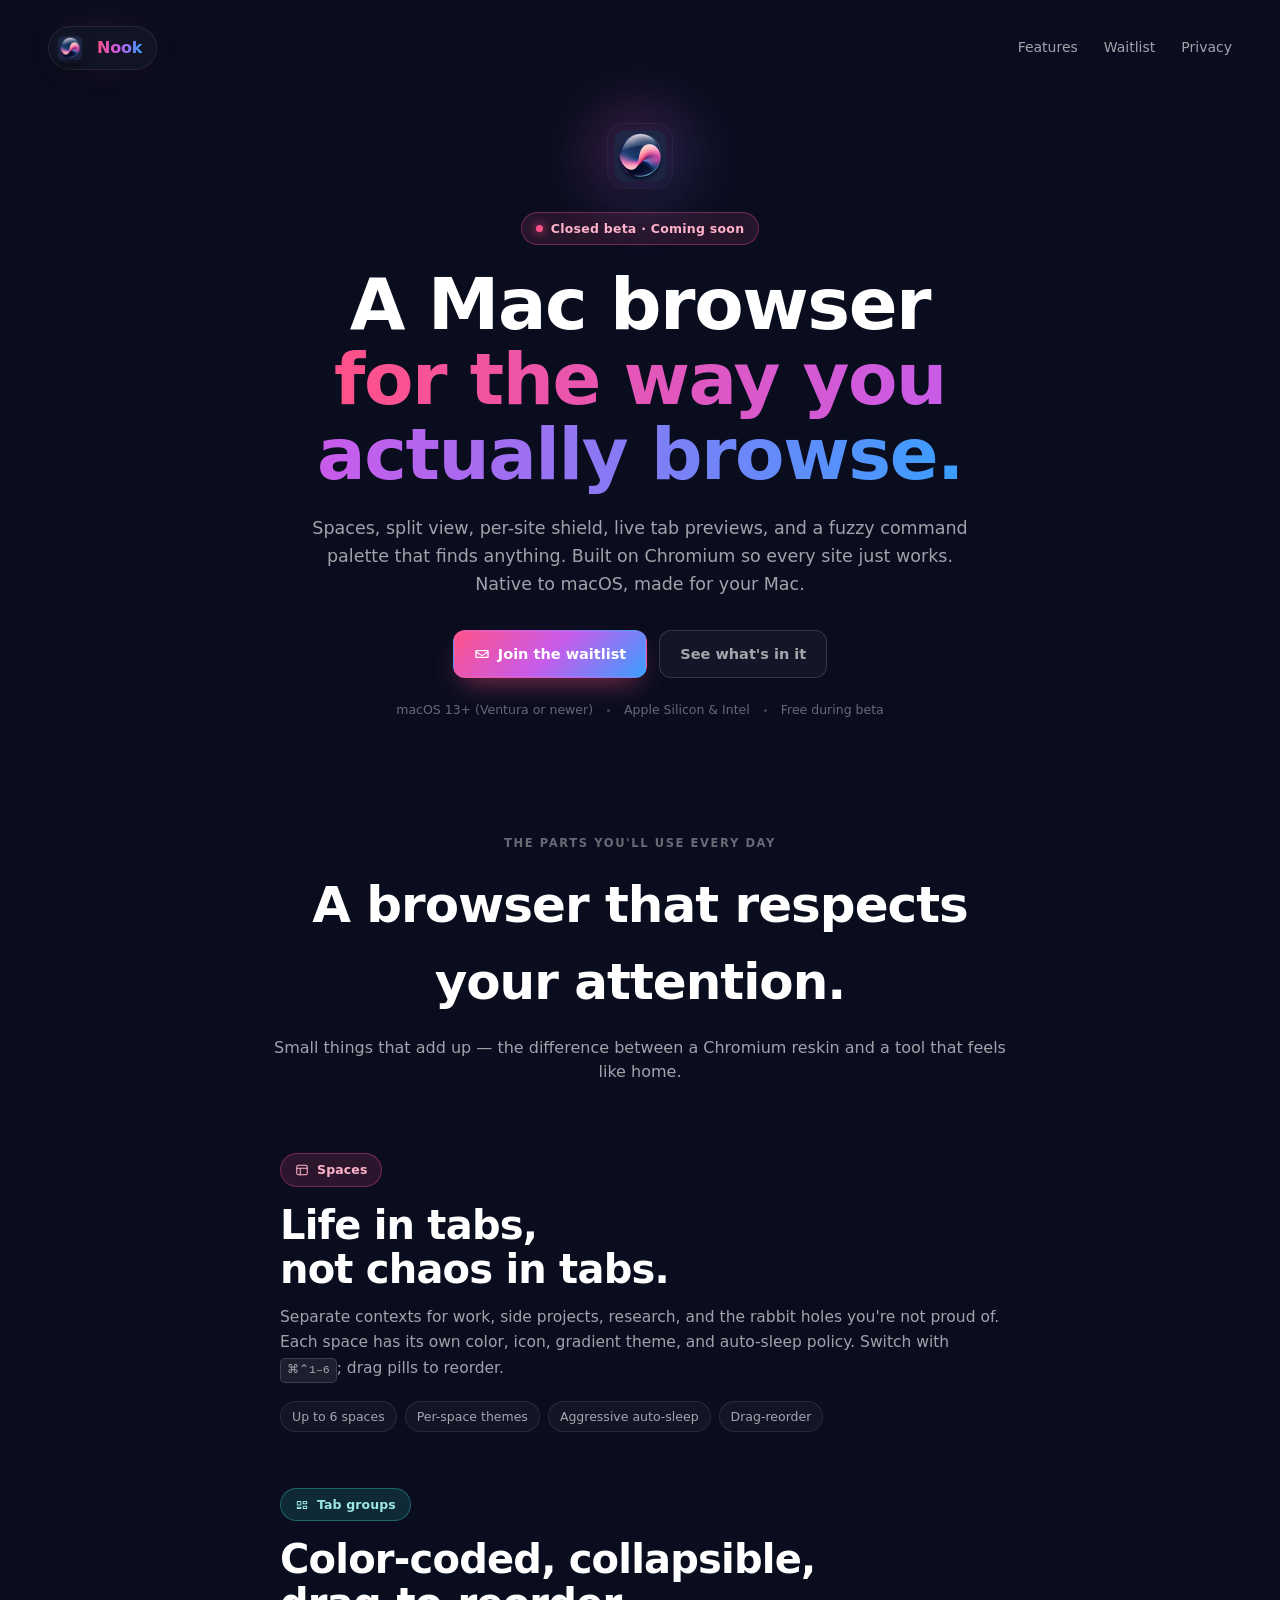
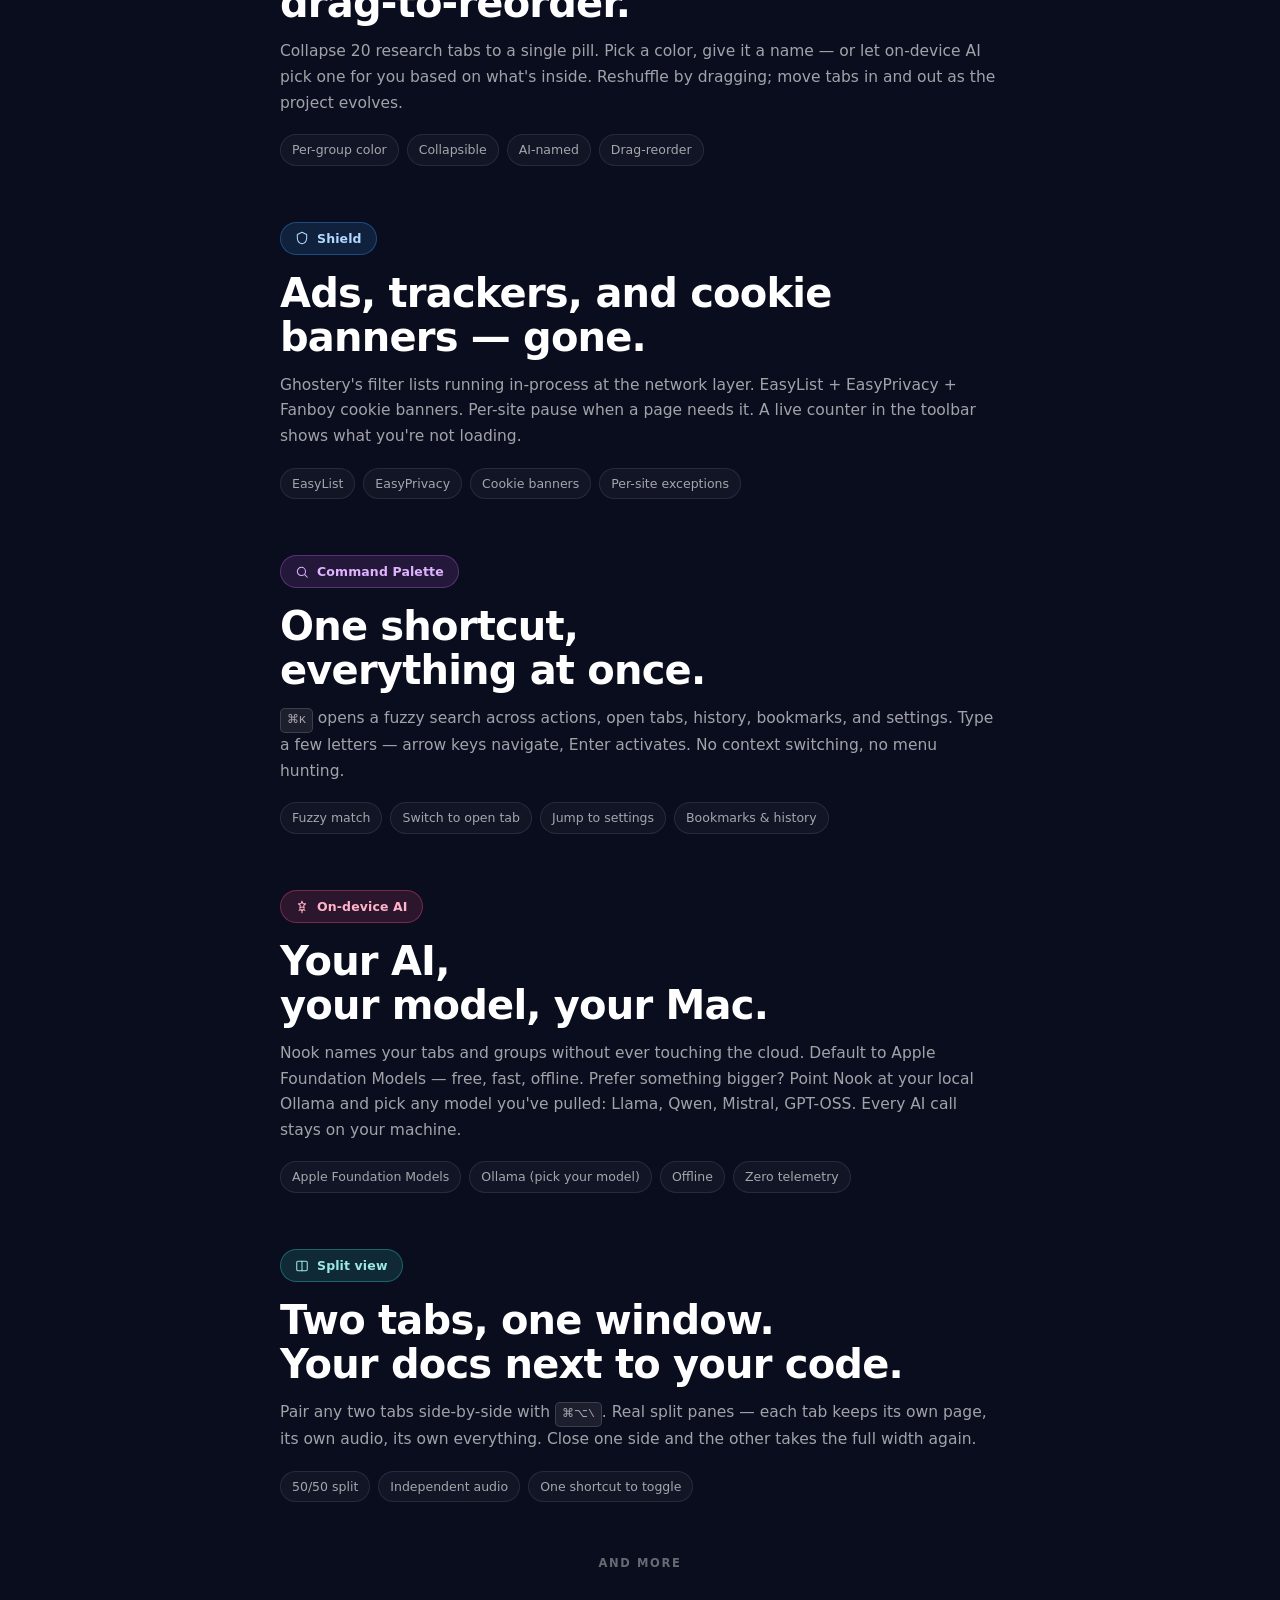
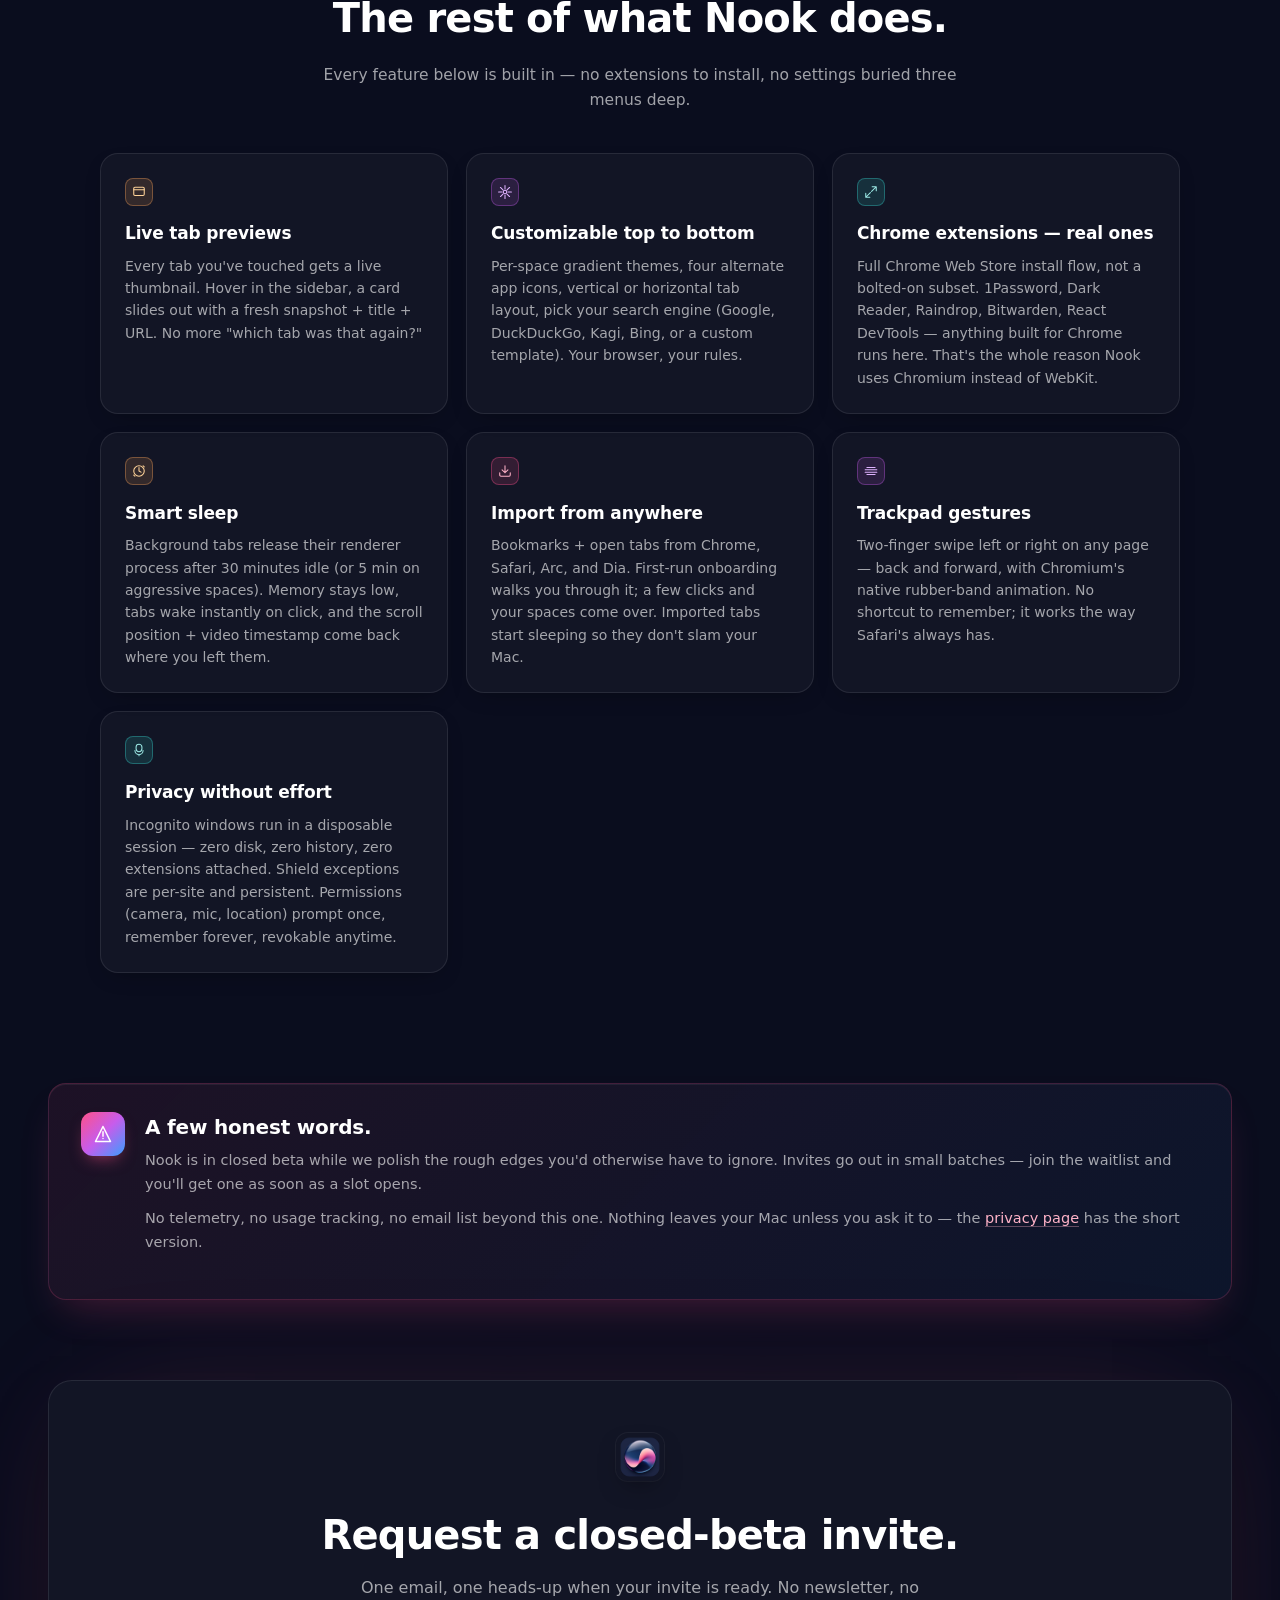
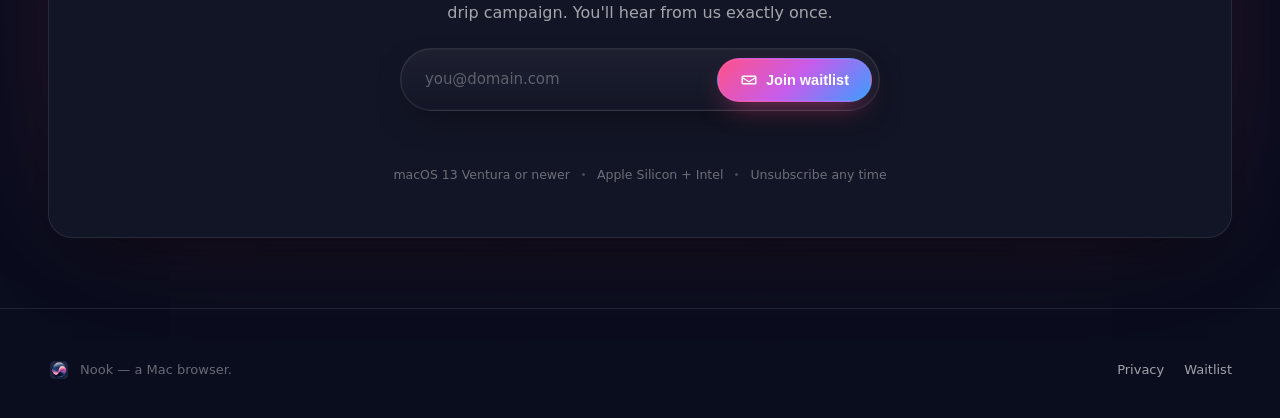
<file: index.html>
<!doctype html>
<html lang="en">
<head>
  <meta charset="utf-8" />
  <meta name="viewport" content="width=device-width, initial-scale=1" />
  <title>Nook — A Mac browser built for the way you actually browse.</title>
  <meta name="description" content="An Arc-inspired browser for macOS. Spaces, split view, per-site shield, live tab previews, AI tab names. Closed beta — request an invite." />
  <link rel="icon" type="image/png" href="icon.png" />
  <link rel="apple-touch-icon" href="icon.png" />
  <link rel="stylesheet" href="styles.css" />
  <meta property="og:title" content="Nook — A Mac browser built for the way you actually browse." />
  <meta property="og:description" content="Arc-inspired, made for Mac. Spaces, split view, per-site shield. Closed beta — request an invite." />
  <meta property="og:image" content="icon.png" />
  <meta name="theme-color" content="#0A0D1E" />
</head>
<body>
  <div class="bg"></div>

  <div class="container">
    <nav class="top">
      <div class="brand">
        <img src="icon.png" alt="Nook" />
        <span>Nook</span>
      </div>
      <div class="links">
        <a href="#features">Features</a>
        <a href="#waitlist">Waitlist</a>
        <a href="privacy.html">Privacy</a>
      </div>
    </nav>

    <header class="hero">
      <div class="hero-icon-wrap" aria-hidden="true">
        <div class="hero-icon-glow"></div>
        <img src="icon.png" alt="" class="hero-icon" />
      </div>
      <div class="beta-chip" aria-label="Closed beta">
        <span class="dot"></span>
        Closed beta · Coming soon
      </div>
      <h1>
        A Mac browser<br />
        <span class="grad">for the way you actually browse.</span>
      </h1>
      <p class="sub">
        Spaces, split view, per-site shield, live tab previews, and a
        fuzzy command palette that finds anything. Built on Chromium
        so every site just works. Native to macOS, made for your Mac.
      </p>
      <div class="cta-row">
        <a class="btn primary" href="#waitlist">
          <svg viewBox="0 0 24 24" width="16" height="16" aria-hidden="true">
            <path fill="currentColor" d="M4 6h16a2 2 0 0 1 2 2v8a2 2 0 0 1-2 2H4a2 2 0 0 1-2-2V8a2 2 0 0 1 2-2Zm0 2v.4l8 5 8-5V8H4Zm0 2.35V16h16v-5.65l-7.46 4.66a1 1 0 0 1-1.08 0L4 10.35Z"/>
          </svg>
          Join the waitlist
        </a>
        <a class="btn outline" href="#features">See what's in it</a>
      </div>
      <div class="meta-row">
        <span>macOS 13+ (Ventura or newer)</span>
        <span class="dot-sep"></span>
        <span>Apple Silicon &amp; Intel</span>
        <span class="dot-sep"></span>
        <span>Free during beta</span>
      </div>
    </header>
  </div>

  <div class="container">
    <section class="showcase-intro" id="features">
      <div class="section-label">The parts you'll use every day</div>
      <h2>A browser that respects your attention.</h2>
      <p class="lede">Small things that add up — the difference between a Chromium reskin and a tool that feels like home.</p>
    </section>

    <section class="showcase">
      <div class="showcase-row">
        <div class="showcase-copy">
          <div class="chip chip-pink">
            <svg viewBox="0 0 24 24" fill="none" stroke="currentColor" stroke-width="1.8" stroke-linecap="round" stroke-linejoin="round" aria-hidden="true"><rect x="3" y="4" width="18" height="16" rx="3"/><path d="M3 9h18M9 9v11"/></svg>
            Spaces
          </div>
          <h3>Life in tabs,<br />not chaos in tabs.</h3>
          <p>Separate contexts for work, side projects, research, and the rabbit holes you're not proud of. Each space has its own color, icon, gradient theme, and auto-sleep policy. Switch with <kbd>⌘⌃1–6</kbd>; drag pills to reorder.</p>
          <ul class="pills">
            <li>Up to 6 spaces</li><li>Per-space themes</li><li>Aggressive auto-sleep</li><li>Drag-reorder</li>
          </ul>
        </div>
      </div>

      <div class="showcase-row reverse">
        <div class="showcase-copy">
          <div class="chip chip-cyan">
            <svg viewBox="0 0 24 24" fill="none" stroke="currentColor" stroke-width="1.8" stroke-linecap="round" stroke-linejoin="round" aria-hidden="true"><path d="M4 6h6v6H4zM14 6h6v4h-6zM14 14h6v4h-6zM4 16h6v2H4z"/></svg>
            Tab groups
          </div>
          <h3>Color-coded, collapsible,<br />drag-to-reorder.</h3>
          <p>Collapse 20 research tabs to a single pill. Pick a color, give it a name — or let on-device AI pick one for you based on what's inside. Reshuffle by dragging; move tabs in and out as the project evolves.</p>
          <ul class="pills">
            <li>Per-group color</li><li>Collapsible</li><li>AI-named</li><li>Drag-reorder</li>
          </ul>
        </div>
      </div>

      <div class="showcase-row">
        <div class="showcase-copy">
          <div class="chip chip-blue">
            <svg viewBox="0 0 24 24" fill="none" stroke="currentColor" stroke-width="1.8" stroke-linecap="round" stroke-linejoin="round" aria-hidden="true"><path d="M12 2l8 4v6c0 5-3.5 9-8 10-4.5-1-8-5-8-10V6l8-4z"/></svg>
            Shield
          </div>
          <h3>Ads, trackers, and cookie<br />banners — gone.</h3>
          <p>Ghostery's filter lists running in-process at the network layer. EasyList + EasyPrivacy + Fanboy cookie banners. Per-site pause when a page needs it. A live counter in the toolbar shows what you're not loading.</p>
          <ul class="pills">
            <li>EasyList</li><li>EasyPrivacy</li><li>Cookie banners</li><li>Per-site exceptions</li>
          </ul>
        </div>
      </div>

      <div class="showcase-row">
        <div class="showcase-copy">
          <div class="chip chip-purple">
            <svg viewBox="0 0 24 24" fill="none" stroke="currentColor" stroke-width="1.8" stroke-linecap="round" stroke-linejoin="round" aria-hidden="true"><circle cx="11" cy="11" r="7"/><path d="M21 21l-4.3-4.3"/></svg>
            Command Palette
          </div>
          <h3>One shortcut,<br />everything at once.</h3>
          <p><kbd>⌘K</kbd> opens a fuzzy search across actions, open tabs, history, bookmarks, and settings. Type a few letters — arrow keys navigate, Enter activates. No context switching, no menu hunting.</p>
          <ul class="pills">
            <li>Fuzzy match</li><li>Switch to open tab</li><li>Jump to settings</li><li>Bookmarks &amp; history</li>
          </ul>
        </div>
      </div>

      <div class="showcase-row reverse">
        <div class="showcase-copy">
          <div class="chip chip-pink">
            <svg viewBox="0 0 24 24" fill="none" stroke="currentColor" stroke-width="1.8" stroke-linecap="round" stroke-linejoin="round" aria-hidden="true"><path d="M12 2l1.7 4.2 4.5.4-3.4 3 1 4.4L12 11.8 8.2 14l1-4.4L5.8 6.6l4.5-.4L12 2zM7 18l2-2 2 2M13 18l2-2 2 2M12 22v-6"/></svg>
            On-device AI
          </div>
          <h3>Your AI,<br />your model, your Mac.</h3>
          <p>Nook names your tabs and groups without ever touching the cloud. Default to Apple Foundation Models — free, fast, offline. Prefer something bigger? Point Nook at your local Ollama and pick any model you've pulled: Llama, Qwen, Mistral, GPT-OSS. Every AI call stays on your machine.</p>
          <ul class="pills">
            <li>Apple Foundation Models</li><li>Ollama (pick your model)</li><li>Offline</li><li>Zero telemetry</li>
          </ul>
        </div>
      </div>

      <div class="showcase-row">
        <div class="showcase-copy">
          <div class="chip chip-cyan">
            <svg viewBox="0 0 24 24" fill="none" stroke="currentColor" stroke-width="1.8" stroke-linecap="round" stroke-linejoin="round" aria-hidden="true"><rect x="3" y="4" width="18" height="16" rx="2"/><path d="M12 4v16"/></svg>
            Split view
          </div>
          <h3>Two tabs, one window.<br />Your docs next to your code.</h3>
          <p>Pair any two tabs side-by-side with <kbd>⌘⌥\</kbd>. Real split panes — each tab keeps its own page, its own audio, its own everything. Close one side and the other takes the full width again.</p>
          <ul class="pills">
            <li>50/50 split</li><li>Independent audio</li><li>One shortcut to toggle</li>
          </ul>
        </div>
      </div>

    </section>

    <section class="more-section">
      <div class="section-label">And more</div>
      <h2>The rest of what Nook does.</h2>
      <p class="lede">Every feature below is built in — no extensions to install, no settings buried three menus deep.</p>

      <div class="more-grid">
        <article class="more-card">
          <div class="more-icon chip-amber">
            <svg viewBox="0 0 24 24" fill="none" stroke="currentColor" stroke-width="1.8" stroke-linecap="round" stroke-linejoin="round" aria-hidden="true"><rect x="3" y="4" width="18" height="14" rx="2"/><path d="M3 8h18"/></svg>
          </div>
          <h3>Live tab previews</h3>
          <p>Every tab you've touched gets a live thumbnail. Hover in the sidebar, a card slides out with a fresh snapshot + title + URL. No more "which tab was that again?"</p>
        </article>

        <article class="more-card">
          <div class="more-icon chip-purple">
            <svg viewBox="0 0 24 24" fill="none" stroke="currentColor" stroke-width="1.8" stroke-linecap="round" stroke-linejoin="round" aria-hidden="true"><circle cx="12" cy="12" r="3"/><path d="M12 1v6M12 17v6M4.2 4.2l4.3 4.3M15.5 15.5l4.3 4.3M1 12h6M17 12h6M4.2 19.8l4.3-4.3M15.5 8.5l4.3-4.3"/></svg>
          </div>
          <h3>Customizable top to bottom</h3>
          <p>Per-space gradient themes, four alternate app icons, vertical or horizontal tab layout, pick your search engine (Google, DuckDuckGo, Kagi, Bing, or a custom template). Your browser, your rules.</p>
        </article>

        <article class="more-card">
          <div class="more-icon chip-cyan">
            <svg viewBox="0 0 24 24" fill="none" stroke="currentColor" stroke-width="1.8" stroke-linecap="round" stroke-linejoin="round" aria-hidden="true"><path d="M14 3h7v7M10 21H3v-7M21 3l-8 8M3 21l8-8"/></svg>
          </div>
          <h3>Chrome extensions — real ones</h3>
          <p>Full Chrome Web Store install flow, not a bolted-on subset. 1Password, Dark Reader, Raindrop, Bitwarden, React DevTools — anything built for Chrome runs here. That's the whole reason Nook uses Chromium instead of WebKit.</p>
        </article>

        <article class="more-card">
          <div class="more-icon chip-amber">
            <svg viewBox="0 0 24 24" fill="none" stroke="currentColor" stroke-width="1.8" stroke-linecap="round" stroke-linejoin="round" aria-hidden="true"><circle cx="12" cy="12" r="9"/><path d="M12 6v6l3.5 2"/><path d="M19 3l2 2M3 19l2 2"/></svg>
          </div>
          <h3>Smart sleep</h3>
          <p>Background tabs release their renderer process after 30 minutes idle (or 5 min on aggressive spaces). Memory stays low, tabs wake instantly on click, and the scroll position + video timestamp come back where you left them.</p>
        </article>

        <article class="more-card">
          <div class="more-icon chip-pink">
            <svg viewBox="0 0 24 24" fill="none" stroke="currentColor" stroke-width="1.8" stroke-linecap="round" stroke-linejoin="round" aria-hidden="true"><path d="M21 15v4a2 2 0 0 1-2 2H5a2 2 0 0 1-2-2v-4M7 10l5 5 5-5M12 15V3"/></svg>
          </div>
          <h3>Import from anywhere</h3>
          <p>Bookmarks + open tabs from Chrome, Safari, Arc, and Dia. First-run onboarding walks you through it; a few clicks and your spaces come over. Imported tabs start sleeping so they don't slam your Mac.</p>
        </article>

        <article class="more-card">
          <div class="more-icon chip-purple">
            <svg viewBox="0 0 24 24" fill="none" stroke="currentColor" stroke-width="1.8" stroke-linecap="round" stroke-linejoin="round" aria-hidden="true"><path d="M2 10l20 0M2 14l20 0"/><path d="M5 6h14M5 18h14"/></svg>
          </div>
          <h3>Trackpad gestures</h3>
          <p>Two-finger swipe left or right on any page — back and forward, with Chromium's native rubber-band animation. No shortcut to remember; it works the way Safari's always has.</p>
        </article>

        <article class="more-card">
          <div class="more-icon chip-cyan">
            <svg viewBox="0 0 24 24" fill="none" stroke="currentColor" stroke-width="1.8" stroke-linecap="round" stroke-linejoin="round" aria-hidden="true"><path d="M12 2a5 5 0 0 0-5 5v3a5 5 0 0 0 10 0V7a5 5 0 0 0-5-5zM5 13a7 7 0 0 0 14 0M12 20v2"/></svg>
          </div>
          <h3>Privacy without effort</h3>
          <p>Incognito windows run in a disposable session — zero disk, zero history, zero extensions attached. Shield exceptions are per-site and persistent. Permissions (camera, mic, location) prompt once, remember forever, revokable anytime.</p>
        </article>
      </div>
    </section>
  </div>

  <section class="disclaimer-wrap" id="beta">
    <div class="container">
      <div class="disclaimer">
        <div class="disclaimer-badge">
          <svg viewBox="0 0 24 24" width="18" height="18" fill="none" stroke="currentColor" stroke-width="2" stroke-linecap="round" stroke-linejoin="round" aria-hidden="true"><path d="M12 2L2 22h20L12 2z"/><path d="M12 9v6M12 18h.01"/></svg>
        </div>
        <div class="disclaimer-body">
          <h3>A few honest words.</h3>
          <p>
            Nook is in closed beta while we polish the rough edges
            you'd otherwise have to ignore. Invites go out in small
            batches — join the waitlist and you'll get one as soon as
            a slot opens.
          </p>
          <p>
            No telemetry, no usage tracking, no email list beyond this
            one. Nothing leaves your Mac unless you ask it to — the
            <a href="privacy.html">privacy page</a> has the short
            version.
          </p>
        </div>
      </div>
    </div>
  </section>

  <section class="download-wrap" id="waitlist">
    <div class="container">
      <div class="download-card">
        <img src="icon.png" alt="" class="download-icon" aria-hidden="true" />
        <h2>Request a closed-beta invite.</h2>
        <p class="lede">One email, one heads-up when your invite is ready. No newsletter, no drip campaign. You'll hear from us exactly once.</p>
        <form
          id="waitlist-form"
          class="waitlist-form"
          action="https://formspree.io/f/mvzdvadk"
          method="POST"
        >
          <label class="sr-only" for="waitlist-email">Email address</label>
          <input
            id="waitlist-email"
            name="email"
            type="email"
            required
            autocomplete="email"
            placeholder="you@domain.com"
          />
          <!-- Honeypot: real users leave this blank, bots fill it in → Formspree drops the submission silently. -->
          <input type="text" name="_gotcha" class="sr-only" tabindex="-1" autocomplete="off" aria-hidden="true" />
          <input type="hidden" name="_subject" value="New Nook waitlist signup" />
          <button class="btn primary big" type="submit">
            <svg viewBox="0 0 24 24" width="18" height="18" aria-hidden="true">
              <path fill="currentColor" d="M4 6h16a2 2 0 0 1 2 2v8a2 2 0 0 1-2 2H4a2 2 0 0 1-2-2V8a2 2 0 0 1 2-2Zm0 2v.4l8 5 8-5V8H4Zm0 2.35V16h16v-5.65l-7.46 4.66a1 1 0 0 1-1.08 0L4 10.35Z"/>
            </svg>
            <span class="waitlist-btn-label">Join waitlist</span>
          </button>
        </form>
        <div id="waitlist-status" class="waitlist-status" role="status" aria-live="polite"></div>
        <div class="fineprint">
          <span>macOS 13 Ventura or newer</span>
          <span class="dot-sep"></span>
          <span>Apple Silicon + Intel</span>
          <span class="dot-sep"></span>
          <span>Unsubscribe any time</span>
        </div>
      </div>
    </div>
  </section>

  <footer>
    <div class="container footer-row">
      <div class="foot-left">
        <img src="icon.png" alt="" aria-hidden="true" />
        <span>Nook — a Mac browser.</span>
      </div>
      <div class="foot-right">
        <a href="privacy.html">Privacy</a>
        <a href="#waitlist">Waitlist</a>
      </div>
    </div>
  </footer>

  <script>
    // Intercept the Formspree submit so the user stays on nookbrowser.app
    // with an inline success state instead of being redirected to
    // Formspree's generic "thank you" page. The action URL + method still
    // work as a no-JS fallback.
    (function () {
      const form = document.getElementById('waitlist-form')
      const status = document.getElementById('waitlist-status')
      if (!form || !status) return
      form.addEventListener('submit', async function (e) {
        e.preventDefault()
        const btn = form.querySelector('button[type="submit"]')
        const label = form.querySelector('.waitlist-btn-label')
        const originalLabel = label ? label.textContent : 'Join waitlist'
        if (btn) btn.setAttribute('aria-disabled', 'true')
        if (label) label.textContent = 'Sending…'
        status.textContent = ''
        status.classList.remove('ok', 'err')
        try {
          const res = await fetch(form.action, {
            method: 'POST',
            body: new FormData(form),
            headers: { Accept: 'application/json' }
          })
          if (res.ok) {
            form.reset()
            form.style.display = 'none'
            status.textContent = "You're on the list. We'll email when your invite is ready."
            status.classList.add('ok')
          } else {
            const data = await res.json().catch(() => ({}))
            status.textContent =
              (data && data.errors && data.errors[0] && data.errors[0].message) ||
              'Something went wrong. Please try again in a moment.'
            status.classList.add('err')
            if (btn) btn.removeAttribute('aria-disabled')
            if (label) label.textContent = originalLabel
          }
        } catch (err) {
          status.textContent = 'No network. Try again when you reconnect.'
          status.classList.add('err')
          if (btn) btn.removeAttribute('aria-disabled')
          if (label) label.textContent = originalLabel
        }
      })
    })()
  </script>
</body>
</html>
</file>
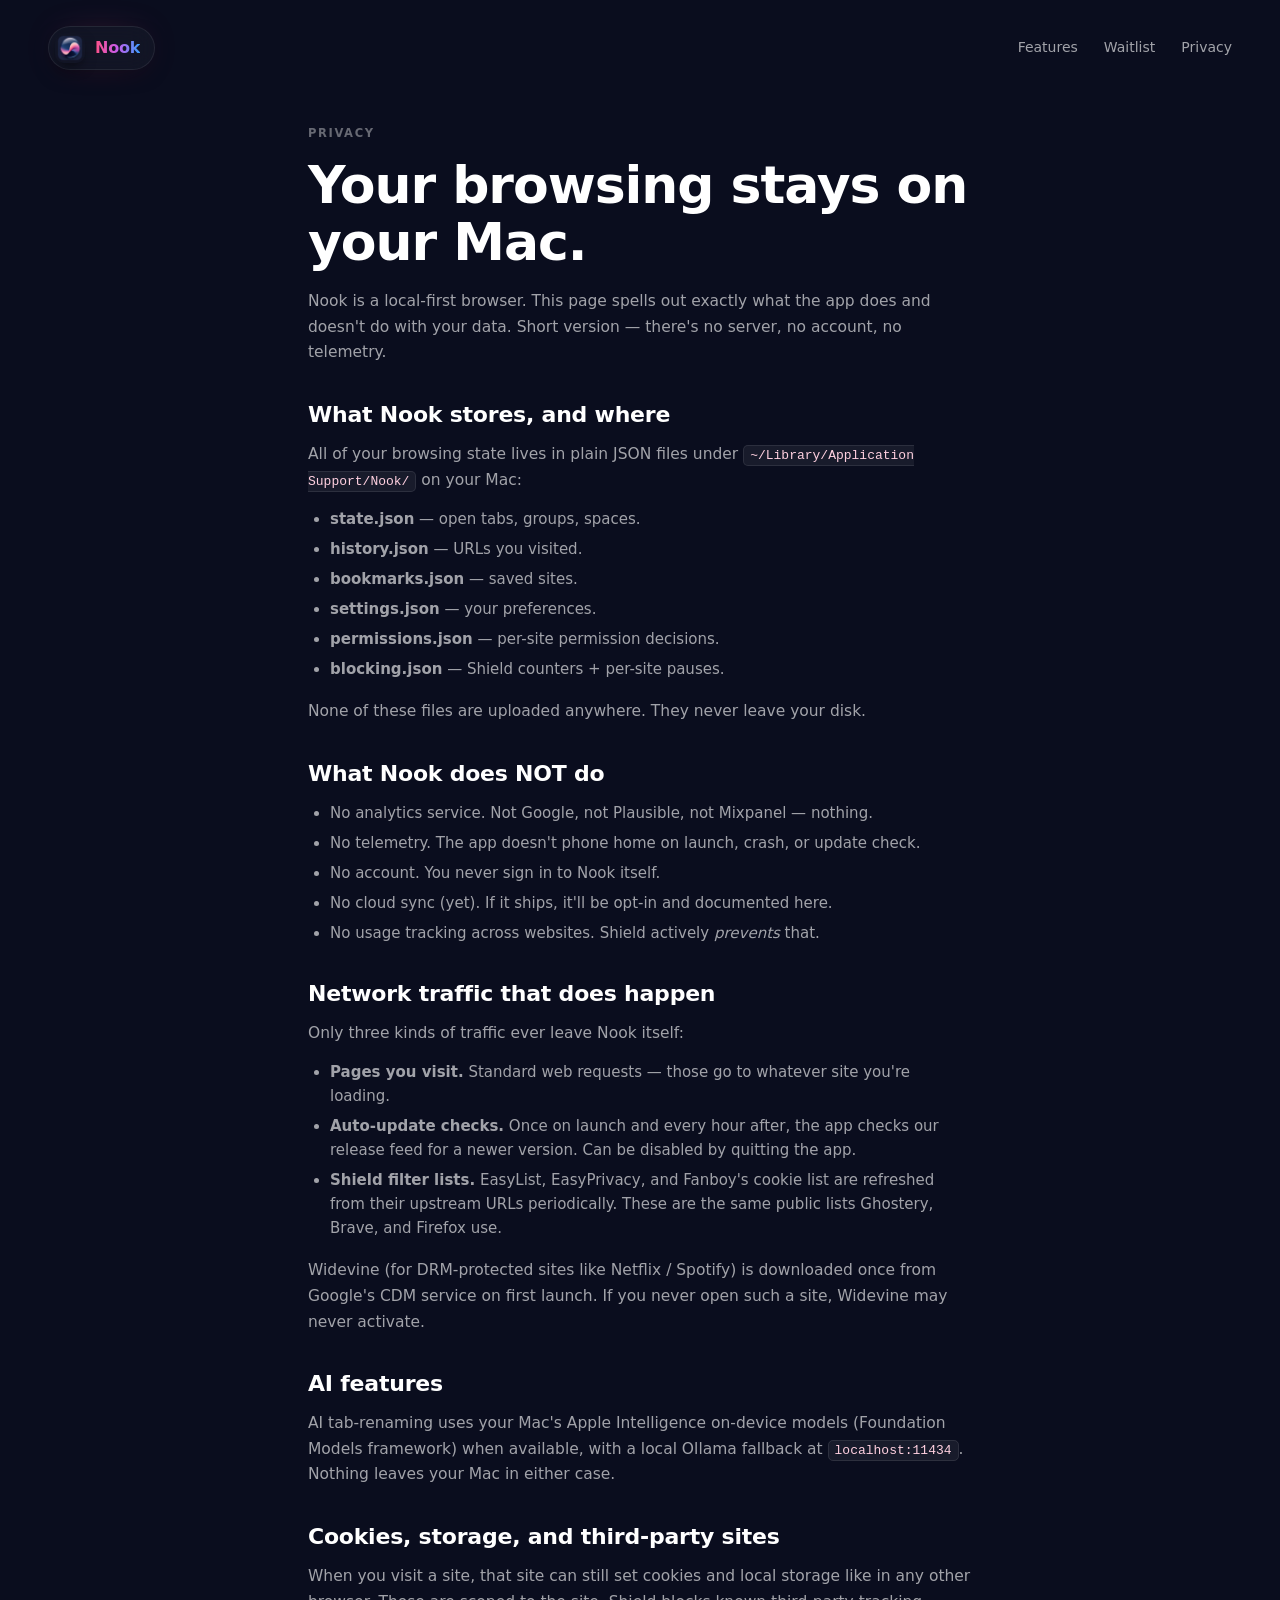
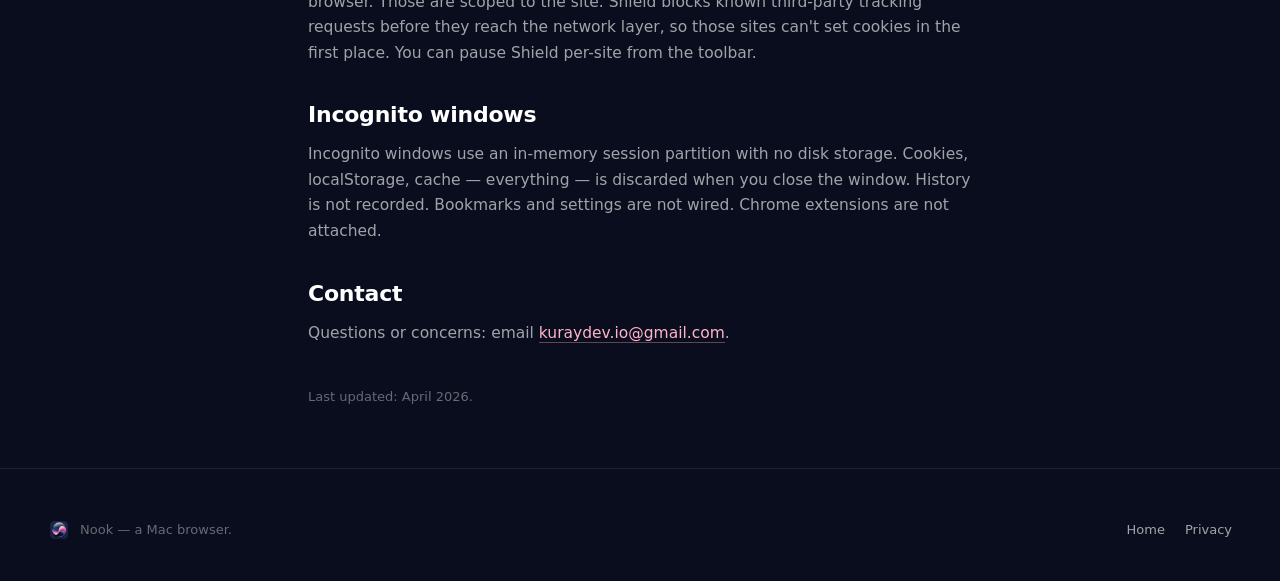
<file: privacy.html>
<!doctype html>
<html lang="en">
<head>
  <meta charset="utf-8" />
  <meta name="viewport" content="width=device-width, initial-scale=1" />
  <title>Nook — Privacy</title>
  <meta name="description" content="What Nook does and doesn't do with your data. Short answer: your browsing stays on your Mac." />
  <link rel="icon" type="image/png" href="icon.png" />
  <link rel="stylesheet" href="styles.css" />
  <meta name="theme-color" content="#0A0D1E" />
</head>
<body>
  <div class="bg"></div>

  <div class="container">
    <nav class="top">
      <div class="brand">
        <a href="index.html" style="display:flex;align-items:center;gap:10px;text-decoration:none;color:inherit;">
          <img src="icon.png" alt="Nook" />
          <span>Nook</span>
        </a>
      </div>
      <div class="links">
        <a href="index.html#features">Features</a>
        <a href="index.html#waitlist">Waitlist</a>
        <a href="privacy.html">Privacy</a>
      </div>
    </nav>

    <article class="privacy">
      <div class="section-label">Privacy</div>
      <h1>Your browsing stays on your Mac.</h1>
      <p class="lede">
        Nook is a local-first browser. This page spells out exactly what
        the app does and doesn't do with your data. Short version —
        there's no server, no account, no telemetry.
      </p>

      <h2>What Nook stores, and where</h2>
      <p>
        All of your browsing state lives in plain JSON files under
        <code>~/Library/Application Support/Nook/</code> on your Mac:
      </p>
      <ul>
        <li><strong>state.json</strong> — open tabs, groups, spaces.</li>
        <li><strong>history.json</strong> — URLs you visited.</li>
        <li><strong>bookmarks.json</strong> — saved sites.</li>
        <li><strong>settings.json</strong> — your preferences.</li>
        <li><strong>permissions.json</strong> — per-site permission decisions.</li>
        <li><strong>blocking.json</strong> — Shield counters + per-site pauses.</li>
      </ul>
      <p>None of these files are uploaded anywhere. They never leave your disk.</p>

      <h2>What Nook does NOT do</h2>
      <ul>
        <li>No analytics service. Not Google, not Plausible, not Mixpanel — nothing.</li>
        <li>No telemetry. The app doesn't phone home on launch, crash, or update check.</li>
        <li>No account. You never sign in to Nook itself.</li>
        <li>No cloud sync (yet). If it ships, it'll be opt-in and documented here.</li>
        <li>No usage tracking across websites. Shield actively <em>prevents</em> that.</li>
      </ul>

      <h2>Network traffic that does happen</h2>
      <p>Only three kinds of traffic ever leave Nook itself:</p>
      <ul>
        <li>
          <strong>Pages you visit.</strong> Standard web requests — those
          go to whatever site you're loading.
        </li>
        <li>
          <strong>Auto-update checks.</strong> Once on launch and every
          hour after, the app checks our release feed for a newer
          version. Can be disabled by quitting the app.
        </li>
        <li>
          <strong>Shield filter lists.</strong> EasyList, EasyPrivacy,
          and Fanboy's cookie list are refreshed from their upstream
          URLs periodically. These are the same public lists Ghostery,
          Brave, and Firefox use.
        </li>
      </ul>
      <p>
        Widevine (for DRM-protected sites like Netflix / Spotify) is
        downloaded once from Google's CDM service on first launch. If
        you never open such a site, Widevine may never activate.
      </p>

      <h2>AI features</h2>
      <p>
        AI tab-renaming uses your Mac's Apple Intelligence on-device
        models (Foundation Models framework) when available, with a
        local Ollama fallback at <code>localhost:11434</code>. Nothing
        leaves your Mac in either case.
      </p>

      <h2>Cookies, storage, and third-party sites</h2>
      <p>
        When you visit a site, that site can still set cookies and local
        storage like in any other browser. Those are scoped to the site.
        Shield blocks known third-party tracking requests before they
        reach the network layer, so those sites can't set cookies in the
        first place. You can pause Shield per-site from the toolbar.
      </p>

      <h2>Incognito windows</h2>
      <p>
        Incognito windows use an in-memory session partition with no
        disk storage. Cookies, localStorage, cache — everything — is
        discarded when you close the window. History is not recorded.
        Bookmarks and settings are not wired. Chrome extensions are
        not attached.
      </p>

      <h2>Contact</h2>
      <p>
        Questions or concerns: email
        <a href="mailto:kuraydev.io@gmail.com">kuraydev.io@gmail.com</a>.
      </p>

      <p class="foot-note">Last updated: April 2026.</p>
    </article>
  </div>

  <footer>
    <div class="container footer-row">
      <div class="foot-left">
        <img src="icon.png" alt="" aria-hidden="true" />
        <span>Nook — a Mac browser.</span>
      </div>
      <div class="foot-right">
        <a href="index.html">Home</a>
        <a href="privacy.html">Privacy</a>
      </div>
    </div>
  </footer>
</body>
</html>
</file>
<file: styles.css>
/* ─── Nook landing ─── theme mirrors the browser's chrome. */

:root {
  --bg-top:    #0A0D1E;
  --bg-mid:    #120F2E;
  --bg-bottom: #1A0F3A;

  --text-primary:   #ffffff;
  --text-secondary: rgba(255, 255, 255, 0.62);
  --text-tertiary:  rgba(255, 255, 255, 0.38);

  --card-fill:        rgba(255, 255, 255, 0.035);
  --card-fill-strong: rgba(255, 255, 255, 0.06);
  --card-stroke:      rgba(255, 255, 255, 0.09);

  --brand-pink:   #FF5188;
  --brand-purple: #C75CEB;
  --brand-blue:   #3A9EFF;

  --brand-gradient:      linear-gradient(90deg, var(--brand-pink), var(--brand-purple), var(--brand-blue));
  --brand-gradient-diag: linear-gradient(135deg, var(--brand-pink), var(--brand-purple), var(--brand-blue));
  --brand-soft:          linear-gradient(90deg, rgba(255, 82, 140, 0.22), rgba(58, 158, 255, 0.22));

  --radius-card: 16px;
  --radius-btn:  12px;
}

* { box-sizing: border-box; }

html, body {
  margin: 0;
  padding: 0;
  background: var(--bg-top);
  color: var(--text-primary);
  font-family: -apple-system, BlinkMacSystemFont, "SF Pro Display", "SF Pro Text",
               "Inter", system-ui, sans-serif;
  font-size: 16px;
  line-height: 1.55;
  -webkit-font-smoothing: antialiased;
  -moz-osx-font-smoothing: grayscale;
  scroll-behavior: smooth;
}

/* ─── background bloom, mirrors the app's .nook-bg ─── */

.bg {
  position: fixed;
  inset: 0;
  z-index: -1;
  background:
    radial-gradient(1200px 820px at 2% -10%,  rgba(255, 81, 136, 0.30), transparent 58%),
    radial-gradient(1200px 820px at 110% 112%, rgba(58, 158, 255, 0.26), transparent 58%),
    radial-gradient(900px  700px at 50% 45%,   rgba(199, 92, 235, 0.14), transparent 68%),
    linear-gradient(160deg, var(--bg-top) 0%, var(--bg-mid) 55%, var(--bg-bottom) 100%);
}
.bg::after {
  content: '';
  position: absolute;
  inset: 0;
  background-image: url("data:image/svg+xml;utf8,<svg xmlns='http://www.w3.org/2000/svg' width='180' height='180'><filter id='n'><feTurbulence type='fractalNoise' baseFrequency='0.9' numOctaves='2' stitchTiles='stitch'/><feColorMatrix values='0 0 0 0 1 0 0 0 0 1 0 0 0 0 1 0 0 0 0.05 0'/></filter><rect width='100%' height='100%' filter='url(%23n)'/></svg>");
  opacity: 0.45;
  mix-blend-mode: overlay;
  pointer-events: none;
}

/* ─── layout ─── */

.container {
  max-width: 1240px;
  margin: 0 auto;
  padding: 0 28px;
}

nav.top {
  display: flex;
  align-items: center;
  justify-content: space-between;
  padding: 26px 0 10px;
}
nav.top .brand {
  display: inline-flex;
  align-items: center;
  gap: 12px;
  padding: 6px 14px 6px 6px;
  border-radius: 999px;
  background: rgba(255, 255, 255, 0.035);
  border: 1px solid rgba(255, 255, 255, 0.08);
  box-shadow:
    0 8px 24px -12px rgba(0, 0, 0, 0.55),
    0 0 36px -14px rgba(255, 81, 136, 0.35);
  backdrop-filter: blur(14px);
  -webkit-backdrop-filter: blur(14px);
  transition: border-color 160ms ease, transform 160ms ease, box-shadow 160ms ease;
}
nav.top .brand:hover {
  border-color: rgba(255, 255, 255, 0.16);
  transform: translateY(-1px);
  box-shadow:
    0 14px 32px -14px rgba(0, 0, 0, 0.6),
    0 0 48px -12px rgba(255, 81, 136, 0.5);
}
nav.top .brand img {
  width: 30px;
  height: 30px;
  border-radius: 9px;
  box-shadow: 0 6px 14px -4px rgba(0, 0, 0, 0.6);
}
nav.top .brand span {
  font-weight: 700;
  letter-spacing: -0.015em;
  font-size: 16px;
  background: var(--brand-gradient);
  -webkit-background-clip: text;
  background-clip: text;
  -webkit-text-fill-color: transparent;
  color: transparent;
}
nav.top .links {
  display: flex;
  gap: 26px;
}
nav.top a {
  color: var(--text-secondary);
  text-decoration: none;
  font-size: 14px;
  font-weight: 500;
  transition: color 120ms ease;
}
nav.top a:hover { color: var(--text-primary); }

/* ─── hero ─── */

header.hero {
  padding: 40px 0 30px;
  text-align: center;
  max-width: 880px;
  margin: 0 auto;
}
.hero-icon-wrap {
  position: relative;
  width: 72px;
  height: 72px;
  margin: 0 auto 20px;
  display: flex;
  align-items: center;
  justify-content: center;
}
.hero-icon {
  position: relative;
  z-index: 2;
  width: 64px;
  height: 64px;
  border-radius: 16px;
  box-shadow:
    0 14px 32px -14px rgba(0, 0, 0, 0.6),
    0 0 0 1px rgba(255, 255, 255, 0.05);
}
.hero-icon-glow {
  position: absolute;
  inset: -18px;
  z-index: 1;
  border-radius: 50%;
  background: var(--brand-gradient-diag);
  opacity: 0.2;
  filter: blur(26px);
}
.beta-chip {
  display: inline-flex;
  align-items: center;
  gap: 8px;
  padding: 6px 14px;
  border-radius: 999px;
  background: rgba(255, 81, 136, 0.12);
  border: 1px solid rgba(255, 81, 136, 0.35);
  color: #ffb3c8;
  font-size: 12.5px;
  font-weight: 600;
  letter-spacing: 0.02em;
  margin-bottom: 22px;
}
.beta-chip .dot {
  width: 7px;
  height: 7px;
  border-radius: 50%;
  background: var(--brand-pink);
  box-shadow: 0 0 10px var(--brand-pink);
  animation: beta-pulse 1.8s ease-in-out infinite;
}
@keyframes beta-pulse {
  0%, 100% { opacity: 0.9; transform: scale(1); }
  50% { opacity: 0.45; transform: scale(0.8); }
}

h1 {
  font-size: clamp(44px, 6.6vw, 72px);
  line-height: 1.04;
  letter-spacing: -0.02em;
  font-weight: 800;
  margin: 0 0 22px;
}
.grad {
  background: var(--brand-gradient);
  -webkit-background-clip: text;
  background-clip: text;
  -webkit-text-fill-color: transparent;
  color: transparent;
}

.sub {
  color: var(--text-secondary);
  font-size: 17.5px;
  line-height: 1.6;
  max-width: 680px;
  margin: 0 auto 32px;
}

.cta-row {
  display: flex;
  gap: 12px;
  justify-content: center;
  flex-wrap: wrap;
}
.cta-row.tight { margin-top: 8px; }

.btn {
  display: inline-flex;
  align-items: center;
  gap: 8px;
  padding: 12px 20px;
  border-radius: var(--radius-btn);
  font-weight: 600;
  font-size: 14.5px;
  text-decoration: none;
  color: var(--text-primary);
  transition: transform 120ms ease, background 120ms ease, border-color 120ms ease, opacity 120ms ease;
  border: 1px solid transparent;
  cursor: pointer;
}
.btn.primary {
  background: var(--brand-gradient-diag);
  box-shadow: 0 12px 28px -10px rgba(255, 81, 136, 0.55), 0 0 0 1px rgba(255, 255, 255, 0.06) inset;
}
.btn.primary:hover {
  transform: translateY(-1px);
  box-shadow: 0 18px 36px -12px rgba(255, 81, 136, 0.65), 0 0 0 1px rgba(255, 255, 255, 0.1) inset;
}
.btn.primary.big {
  padding: 16px 28px;
  font-size: 15.5px;
  border-radius: 14px;
}
.btn.outline {
  background: rgba(255, 255, 255, 0.04);
  border-color: rgba(255, 255, 255, 0.14);
  color: var(--text-secondary);
}
.btn.outline:hover {
  background: rgba(255, 255, 255, 0.08);
  border-color: rgba(255, 255, 255, 0.26);
  color: var(--text-primary);
}
.btn[aria-disabled="true"] { opacity: 0.55; pointer-events: none; }

.meta-row {
  display: flex;
  gap: 14px;
  align-items: center;
  justify-content: center;
  font-size: 12.5px;
  color: var(--text-tertiary);
  margin-top: 22px;
}
.dot-sep {
  width: 3px;
  height: 3px;
  border-radius: 50%;
  background: currentColor;
  opacity: 0.6;
}

/* ─── hero shot ─── */

.hero-shot-wrap {
  padding: 30px 0 50px;
}
.shot-hero {
  margin-top: 20px;
}
figure.window {
  margin: 0;
  border-radius: 16px;
  overflow: hidden;
  background: rgba(255, 255, 255, 0.03);
  border: 1px solid rgba(255, 255, 255, 0.09);
  box-shadow:
    0 40px 80px -20px rgba(0, 0, 0, 0.55),
    0 0 120px -30px rgba(255, 81, 136, 0.15),
    0 0 120px -30px rgba(58, 158, 255, 0.12),
    inset 0 1px 0 rgba(255, 255, 255, 0.06);
}
figure.window img {
  display: block;
  width: 100%;
  height: auto;
}

.hero-stats {
  display: grid;
  grid-template-columns: repeat(4, 1fr);
  gap: 14px;
  margin-top: 38px;
}
.stat {
  background: var(--card-fill);
  border: 1px solid var(--card-stroke);
  border-radius: var(--radius-card);
  padding: 18px 20px;
  text-align: left;
  transition: background 160ms ease, transform 160ms ease;
}
.stat:hover {
  background: var(--card-fill-strong);
  transform: translateY(-1px);
}
.stat strong {
  display: block;
  font-size: 30px;
  font-weight: 800;
  letter-spacing: -0.02em;
  background: var(--brand-gradient);
  -webkit-background-clip: text;
  background-clip: text;
  -webkit-text-fill-color: transparent;
  color: transparent;
}
.stat span {
  display: block;
  margin-top: 4px;
  color: var(--text-secondary);
  font-size: 13px;
}

/* ─── showcase ─── */

.showcase-intro {
  text-align: center;
  padding: 80px 0 40px;
  max-width: 760px;
  margin: 0 auto;
}
.section-label {
  display: inline-block;
  color: var(--text-tertiary);
  font-size: 11.5px;
  text-transform: uppercase;
  letter-spacing: 0.14em;
  font-weight: 600;
  margin-bottom: 14px;
}
.showcase-intro h2 {
  font-size: clamp(32px, 4.6vw, 50px);
  letter-spacing: -0.02em;
  font-weight: 800;
  margin: 0 0 14px;
}
.lede {
  color: var(--text-secondary);
  font-size: 16px;
  margin: 0;
}

.showcase-row {
  display: grid;
  grid-template-columns: 1fr;
  gap: 28px;
  align-items: center;
  padding: 28px 0;
  max-width: 720px;
  margin: 0 auto;
  text-align: left;
}
.showcase-row.reverse > .showcase-copy { order: 0; }

.showcase-copy h3 {
  font-size: clamp(28px, 3.4vw, 40px);
  line-height: 1.1;
  letter-spacing: -0.02em;
  font-weight: 800;
  margin: 16px 0 14px;
}
.showcase-copy p {
  color: var(--text-secondary);
  font-size: 15.5px;
  line-height: 1.65;
  margin: 0 0 18px;
}

.chip {
  display: inline-flex;
  align-items: center;
  gap: 8px;
  padding: 6px 14px;
  border-radius: 999px;
  font-size: 12.5px;
  font-weight: 600;
  letter-spacing: 0.01em;
}
.chip svg { width: 14px; height: 14px; }
.chip-pink   { color: #ffb3c8; background: rgba(255, 82, 140, 0.14); border: 1px solid rgba(255, 82, 140, 0.35); }
.chip-blue   { color: #b3d8ff; background: rgba(56, 158, 255, 0.14); border: 1px solid rgba(56, 158, 255, 0.35); }
.chip-purple { color: #e0b3ff; background: rgba(199, 92, 235, 0.14); border: 1px solid rgba(199, 92, 235, 0.35); }
.chip-cyan   { color: #9be8e4; background: rgba(52, 211, 206, 0.14); border: 1px solid rgba(52, 211, 206, 0.35); }
.chip-amber  { color: #ffd399; background: rgba(255, 165, 89, 0.14); border: 1px solid rgba(255, 165, 89, 0.35); }

/* ─── more features grid ─── */

.more-section {
  padding: 20px 0 60px;
  max-width: 1080px;
  margin: 0 auto;
  text-align: center;
}
.more-section .section-label {
  margin-bottom: 14px;
}
.more-section h2 {
  font-size: clamp(28px, 4vw, 40px);
  letter-spacing: -0.02em;
  font-weight: 800;
  margin: 0 0 14px;
}
.more-section .lede {
  max-width: 640px;
  margin: 0 auto 40px;
  color: var(--text-secondary);
  font-size: 15.5px;
  line-height: 1.6;
}
.more-grid {
  display: grid;
  grid-template-columns: repeat(auto-fit, minmax(300px, 1fr));
  gap: 18px;
  text-align: left;
}
.more-card {
  padding: 24px;
  border-radius: 18px;
  background: var(--card-fill);
  border: 1px solid var(--card-stroke);
  box-shadow: 0 8px 24px -12px rgba(0, 0, 0, 0.45);
  transition: border-color 160ms ease, transform 160ms ease;
}
.more-card:hover {
  border-color: rgba(255, 255, 255, 0.16);
  transform: translateY(-2px);
}
.more-card h3 {
  font-size: 17px;
  font-weight: 700;
  letter-spacing: -0.01em;
  margin: 14px 0 8px;
  color: var(--text-primary);
}
.more-card p {
  font-size: 14px;
  line-height: 1.6;
  color: var(--text-secondary);
  margin: 0;
}
.more-icon {
  display: inline-flex;
  align-items: center;
  justify-content: center;
  width: 28px;
  height: 28px;
  border-radius: 8px;
}
.more-icon svg { width: 14px; height: 14px; }

@media (max-width: 640px) {
  .more-grid { grid-template-columns: 1fr; }
  .more-card { padding: 20px; }
}

.pills {
  list-style: none;
  margin: 0;
  padding: 0;
  display: flex;
  flex-wrap: wrap;
  gap: 8px;
}
.pills li {
  padding: 5px 11px;
  border-radius: 999px;
  background: var(--card-fill);
  border: 1px solid var(--card-stroke);
  color: var(--text-secondary);
  font-size: 12.5px;
  font-weight: 500;
}

kbd {
  display: inline-block;
  padding: 2px 6px;
  border-radius: 5px;
  background: rgba(255, 255, 255, 0.08);
  border: 1px solid rgba(255, 255, 255, 0.14);
  color: var(--text-secondary);
  font-family: "SF Mono", Menlo, monospace;
  font-size: 11.5px;
}

/* ─── beta disclaimer ─── */

.disclaimer-wrap {
  padding: 50px 0 20px;
}
.disclaimer {
  display: flex;
  gap: 20px;
  align-items: flex-start;
  padding: 28px 32px;
  border-radius: 18px;
  background: linear-gradient(135deg,
    rgba(255, 81, 136, 0.08) 0%,
    rgba(58, 158, 255, 0.06) 100%);
  border: 1px solid rgba(255, 81, 136, 0.2);
  box-shadow:
    0 20px 40px -16px rgba(255, 81, 136, 0.25),
    inset 0 1px 0 rgba(255, 255, 255, 0.06);
}
.disclaimer-badge {
  flex-shrink: 0;
  width: 44px;
  height: 44px;
  border-radius: 12px;
  display: flex;
  align-items: center;
  justify-content: center;
  background: var(--brand-gradient-diag);
  color: #fff;
  box-shadow: 0 8px 16px -6px rgba(255, 81, 136, 0.5);
}
.disclaimer h3 {
  margin: 0 0 6px;
  font-size: 20px;
  font-weight: 700;
  letter-spacing: -0.01em;
}
.disclaimer p {
  color: var(--text-secondary);
  margin: 0 0 10px;
  font-size: 14.5px;
  line-height: 1.65;
}
.disclaimer p:last-of-type { margin-bottom: 16px; }

/* ─── download card ─── */

.download-wrap {
  padding: 60px 0 40px;
}
.download-card {
  text-align: center;
  padding: 52px 32px;
  background: var(--card-fill);
  border: 1px solid var(--card-stroke);
  border-radius: 24px;
  box-shadow:
    0 30px 64px -24px rgba(0, 0, 0, 0.55),
    0 0 140px -40px rgba(255, 81, 136, 0.22);
}
.download-icon {
  width: 48px;
  height: 48px;
  border-radius: 12px;
  box-shadow:
    0 10px 24px -10px rgba(0, 0, 0, 0.5),
    0 0 0 1px rgba(255, 255, 255, 0.05);
  margin-bottom: 16px;
}
.download-card h2 {
  font-size: clamp(28px, 4.4vw, 40px);
  letter-spacing: -0.02em;
  font-weight: 800;
  margin: 0 0 10px;
}
.download-card .lede {
  max-width: 580px;
  margin: 0 auto 22px;
}
.fineprint {
  margin-top: 20px;
  display: flex;
  justify-content: center;
  gap: 12px;
  align-items: center;
  color: var(--text-tertiary);
  font-size: 12.5px;
}

/* ─── waitlist form ─── */

.waitlist-form {
  position: relative;
  display: flex;
  align-items: center;
  gap: 8px;
  max-width: 480px;
  margin: 0 auto;
  padding: 7px 7px 7px 8px;
  background:
    linear-gradient(180deg, rgba(255, 255, 255, 0.07), rgba(255, 255, 255, 0.025)),
    rgba(10, 13, 30, 0.6);
  border: 1px solid rgba(255, 255, 255, 0.1);
  border-radius: 999px;
  box-shadow:
    0 14px 36px -16px rgba(0, 0, 0, 0.55),
    0 0 0 1px rgba(255, 255, 255, 0.03) inset;
  transition: border-color 160ms ease, box-shadow 160ms ease;
}
.waitlist-form:focus-within {
  border-color: rgba(255, 81, 136, 0.55);
  box-shadow:
    0 14px 36px -16px rgba(0, 0, 0, 0.55),
    0 0 0 4px rgba(255, 81, 136, 0.12);
}
.waitlist-form input[type="email"] {
  flex: 1;
  min-width: 0;
  padding: 12px 8px 12px 16px;
  background: transparent;
  border: 0;
  outline: none;
  color: var(--text-primary);
  font: inherit;
  font-size: 15px;
  letter-spacing: -0.005em;
}
.waitlist-form input[type="email"]::placeholder {
  color: var(--text-tertiary);
  opacity: 0.8;
}
.waitlist-form .btn {
  flex-shrink: 0;
  padding: 11px 20px;
  font-size: 14px;
  border-radius: 999px;
}
.waitlist-form .btn.big {
  padding: 12px 22px;
  font-size: 14.5px;
  border-radius: 999px;
}
.sr-only {
  position: absolute;
  width: 1px;
  height: 1px;
  padding: 0;
  margin: -1px;
  overflow: hidden;
  clip: rect(0, 0, 0, 0);
  white-space: nowrap;
  border: 0;
}

@media (max-width: 520px) {
  .waitlist-form {
    flex-direction: column;
    border-radius: 18px;
    padding: 10px;
    align-items: stretch;
  }
  .waitlist-form input[type="email"] { padding: 12px 16px; }
  .waitlist-form .btn,
  .waitlist-form .btn.big {
    width: 100%;
    justify-content: center;
    border-radius: 12px;
  }
}

.waitlist-status {
  max-width: 480px;
  margin: 14px auto 0;
  min-height: 20px;
  text-align: center;
  font-size: 14px;
  line-height: 1.5;
  opacity: 0;
  transform: translateY(4px);
  transition: opacity 220ms ease, transform 220ms ease;
}
.waitlist-status.ok,
.waitlist-status.err {
  opacity: 1;
  transform: translateY(0);
}
.waitlist-status.ok {
  color: #9fe5b2;
}
.waitlist-status.err {
  color: #ff9fb8;
}

/* ─── footer ─── */

footer {
  padding: 50px 0 40px;
  border-top: 1px solid var(--card-stroke);
  margin-top: 30px;
}
.footer-row {
  display: flex;
  justify-content: space-between;
  align-items: center;
  gap: 16px;
}
.foot-left {
  display: flex;
  align-items: center;
  gap: 10px;
  color: var(--text-tertiary);
  font-size: 13px;
}
.foot-left img {
  width: 22px;
  height: 22px;
  border-radius: 5px;
}
.foot-right { display: flex; gap: 20px; }
.foot-right a {
  color: var(--text-secondary);
  text-decoration: none;
  font-size: 13px;
  transition: color 120ms ease;
}
.foot-right a:hover { color: var(--text-primary); }

/* ─── responsive ─── */

@media (max-width: 960px) {
  .hero-stats { grid-template-columns: repeat(2, 1fr); }
  .showcase-row { grid-template-columns: 1fr; gap: 24px; padding: 28px 0; }
  .showcase-row.reverse > .showcase-copy { order: 0; }
  .disclaimer { flex-direction: column; gap: 14px; padding: 22px; }
  .footer-row { flex-direction: column; gap: 16px; }
}
@media (max-width: 560px) {
  nav.top .links { gap: 14px; }
  nav.top .links a:nth-child(4) { display: none; }
  .hero-stats { grid-template-columns: 1fr; }
  .btn { font-size: 14px; padding: 11px 18px; }
  .download-card { padding: 40px 20px; }
}

/* ─── privacy page ─── */
article.privacy {
  max-width: 720px;
  margin: 40px auto 60px;
  padding: 0 28px;
}
article.privacy .section-label { margin-bottom: 10px; }
article.privacy h1 {
  font-size: clamp(36px, 4.8vw, 52px);
  line-height: 1.1;
  letter-spacing: -0.02em;
  margin: 4px 0 18px;
}
article.privacy .lede { max-width: none; margin-bottom: 28px; }
article.privacy h2 {
  font-size: 22px;
  font-weight: 700;
  margin: 32px 0 10px;
  letter-spacing: -0.01em;
}
article.privacy p {
  color: var(--text-secondary);
  font-size: 15.5px;
  line-height: 1.65;
  margin: 0 0 14px;
}
article.privacy ul {
  color: var(--text-secondary);
  padding-left: 22px;
  margin: 0 0 18px;
}
article.privacy ul li { margin-bottom: 6px; font-size: 15px; line-height: 1.6; }
article.privacy code {
  font-family: "SF Mono", Menlo, monospace;
  font-size: 13px;
  padding: 2px 6px;
  border-radius: 5px;
  background: rgba(255, 255, 255, 0.06);
  border: 1px solid rgba(255, 255, 255, 0.09);
  color: #ffd0e0;
}
article.privacy a {
  color: #ffb3c8;
  text-decoration: none;
  border-bottom: 1px solid rgba(255, 179, 200, 0.35);
}
article.privacy a:hover {
  color: #ffe4ee;
  border-bottom-color: rgba(255, 179, 200, 0.7);
}
article.privacy .foot-note {
  margin-top: 40px;
  color: var(--text-tertiary);
  font-size: 13px;
}

/* Inline links inside the disclaimer + footers pick up a soft pink
 * underline so they read as links without screaming at the user. */
.disclaimer p a {
  color: #ffb3c8;
  text-decoration: none;
  border-bottom: 1px solid rgba(255, 179, 200, 0.35);
  transition: color 120ms ease, border-color 120ms ease;
}
.disclaimer p a:hover {
  color: #ffe4ee;
  border-bottom-color: rgba(255, 179, 200, 0.7);
}
</file>
